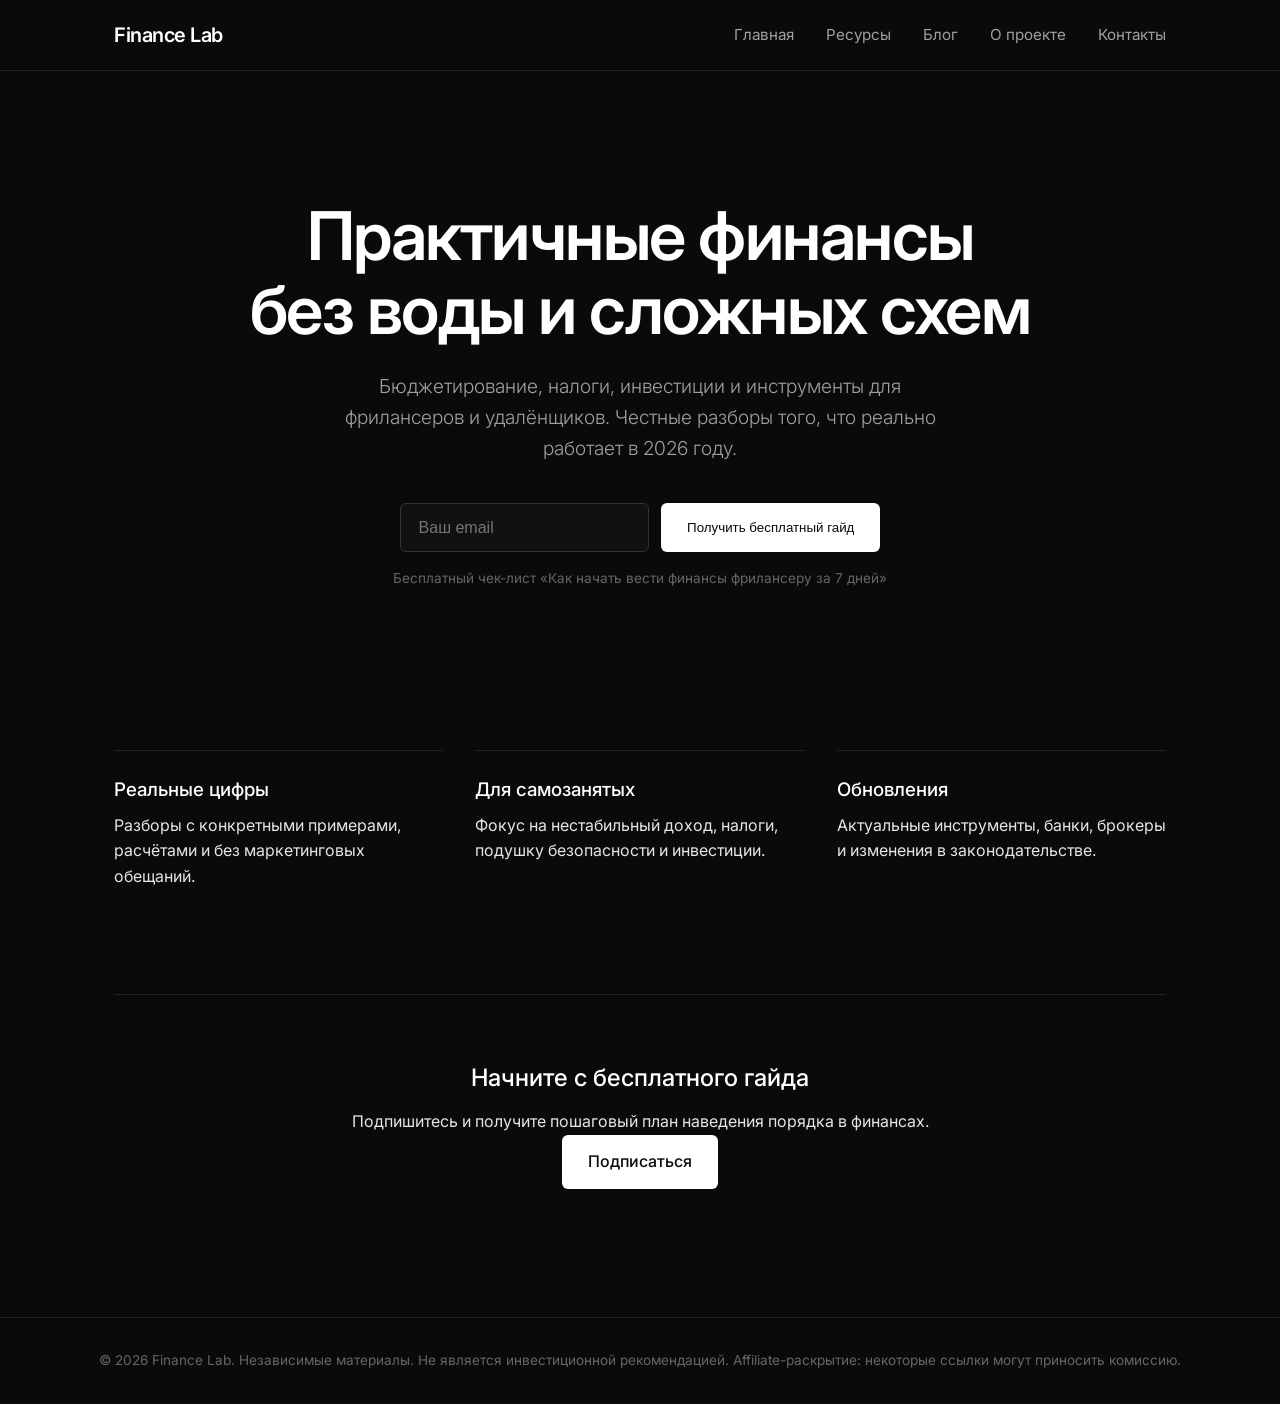
<file: index.html>
<!DOCTYPE html>
<html lang="ru">
<head>
  <meta charset="UTF-8">
  <meta name="viewport" content="width=device-width, initial-scale=1.0">
  <title>Finance Lab — Практичные финансы для фрилансеров и удалёнщиков</title>
  <link rel="stylesheet" href="style.css">
  <link rel="preconnect" href="https://fonts.googleapis.com">
  <link href="https://fonts.googleapis.com/css2?family=Inter:wght@300;400;500;600;700&display=swap" rel="stylesheet">
</head>
<body>
  <header>
    <nav>
      <a href="index.html" class="logo">Finance Lab</a>
      <ul>
        <li><a href="index.html">Главная</a></li>
        <li><a href="resources.html">Ресурсы</a></li>
        <li><a href="blog.html">Блог</a></li>
        <li><a href="about.html">О проекте</a></li>
        <li><a href="contact.html">Контакты</a></li>
      </ul>
    </nav>
  </header>

  <main>
    <section class="hero">
      <h1>Практичные финансы<br>без воды и сложных схем</h1>
      <p class="subtitle">Бюджетирование, налоги, инвестиции и инструменты для фрилансеров и удалёнщиков. Честные разборы того, что реально работает в 2026 году.</p>
      <form class="email-form" action="#" method="post">
        <input type="email" placeholder="Ваш email" required>
        <button type="submit">Получить бесплатный гайд</button>
      </form>
      <p class="form-note">Бесплатный чек-лист «Как начать вести финансы фрилансеру за 7 дней»</p>
    </section>

    <section class="features">
      <div class="feature">
        <h3>Реальные цифры</h3>
        <p>Разборы с конкретными примерами, расчётами и без маркетинговых обещаний.</p>
      </div>
      <div class="feature">
        <h3>Для самозанятых</h3>
        <p>Фокус на нестабильный доход, налоги, подушку безопасности и инвестиции.</p>
      </div>
      <div class="feature">
        <h3>Обновления</h3>
        <p>Актуальные инструменты, банки, брокеры и изменения в законодательстве.</p>
      </div>
    </section>

    <section class="cta-block">
      <h2>Начните с бесплатного гайда</h2>
      <p>Подпишитесь и получите пошаговый план наведения порядка в финансах.</p>
      <a href="contact.html" class="btn">Подписаться</a>
    </section>
  </main>

  <footer>
    <p>© 2026 Finance Lab. Независимые материалы. Не является инвестиционной рекомендацией. Affiliate-раскрытие: некоторые ссылки могут приносить комиссию.</p>
  </footer>
</body>
</html>
</file>
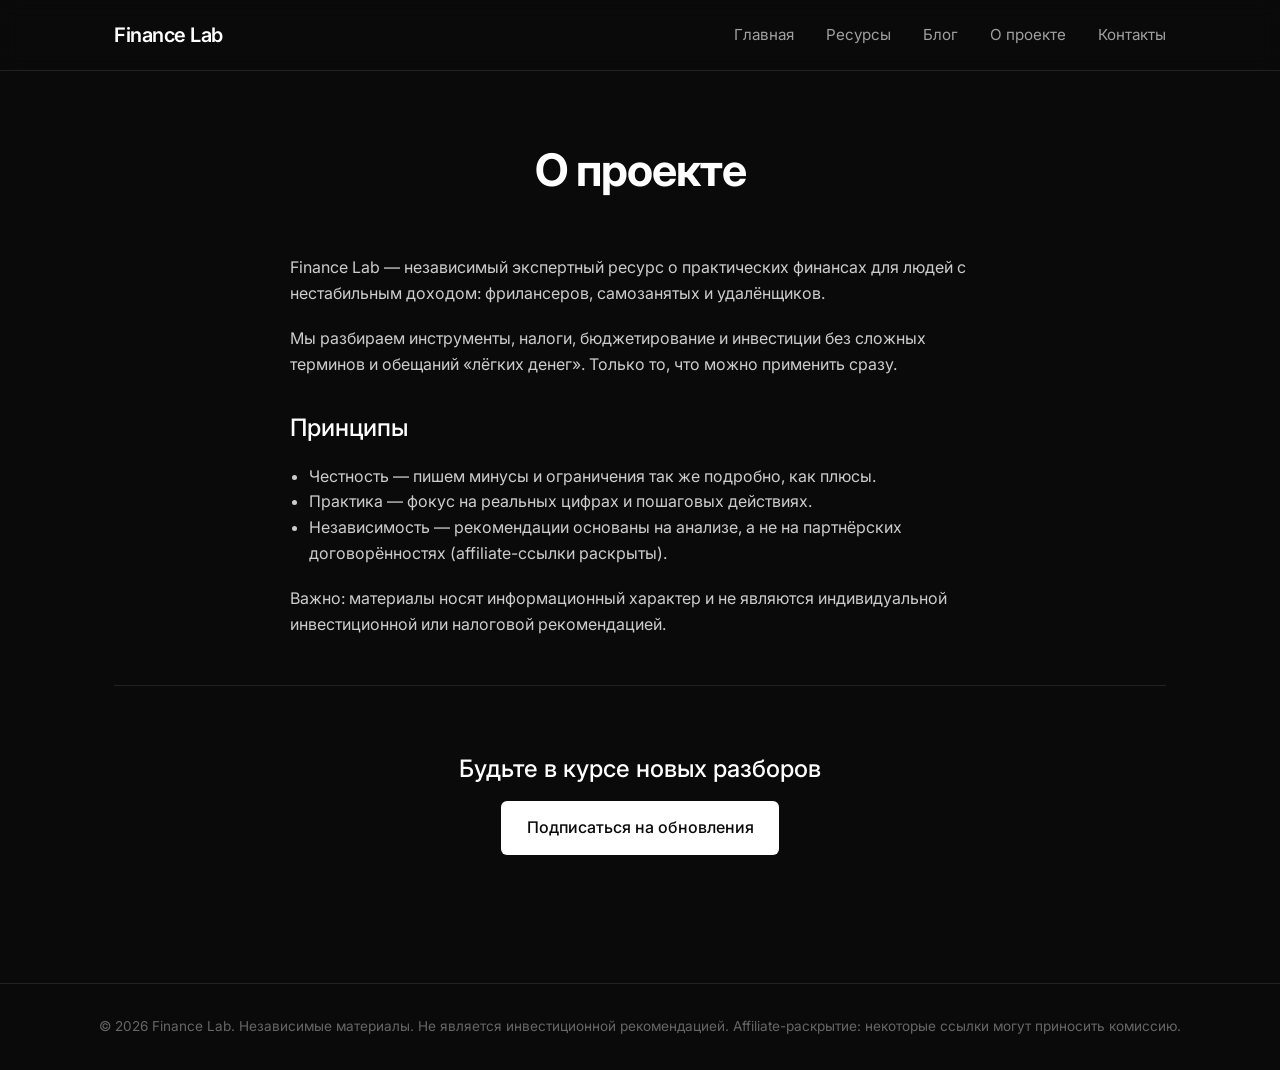
<file: about.html>
<!DOCTYPE html>
<html lang="ru">
<head>
  <meta charset="UTF-8">
  <meta name="viewport" content="width=device-width, initial-scale=1.0">
  <title>О проекте — Finance Lab</title>
  <link rel="stylesheet" href="style.css">
  <link href="https://fonts.googleapis.com/css2?family=Inter:wght@300;400;500;600;700&display=swap" rel="stylesheet">
</head>
<body>
  <header>
    <nav>
      <a href="index.html" class="logo">Finance Lab</a>
      <ul>
        <li><a href="index.html">Главная</a></li>
        <li><a href="resources.html">Ресурсы</a></li>
        <li><a href="blog.html">Блог</a></li>
        <li><a href="about.html">О проекте</a></li>
        <li><a href="contact.html">Контакты</a></li>
      </ul>
    </nav>
  </header>

  <main>
    <section class="page-header">
      <h1>О проекте</h1>
    </section>

    <section class="about-content">
      <p>Finance Lab — независимый экспертный ресурс о практических финансах для людей с нестабильным доходом: фрилансеров, самозанятых и удалёнщиков.</p>
      
      <p>Мы разбираем инструменты, налоги, бюджетирование и инвестиции без сложных терминов и обещаний «лёгких денег». Только то, что можно применить сразу.</p>

      <h2>Принципы</h2>
      <ul>
        <li>Честность — пишем минусы и ограничения так же подробно, как плюсы.</li>
        <li>Практика — фокус на реальных цифрах и пошаговых действиях.</li>
        <li>Независимость — рекомендации основаны на анализе, а не на партнёрских договорённостях (affiliate-ссылки раскрыты).</li>
      </ul>

      <p>Важно: материалы носят информационный характер и не являются индивидуальной инвестиционной или налоговой рекомендацией.</p>
    </section>

    <section class="cta-block">
      <h2>Будьте в курсе новых разборов</h2>
      <a href="contact.html" class="btn">Подписаться на обновления</a>
    </section>
  </main>

  <footer>
    <p>© 2026 Finance Lab. Независимые материалы. Не является инвестиционной рекомендацией. Affiliate-раскрытие: некоторые ссылки могут приносить комиссию.</p>
  </footer>
</body>
</html>
</file>
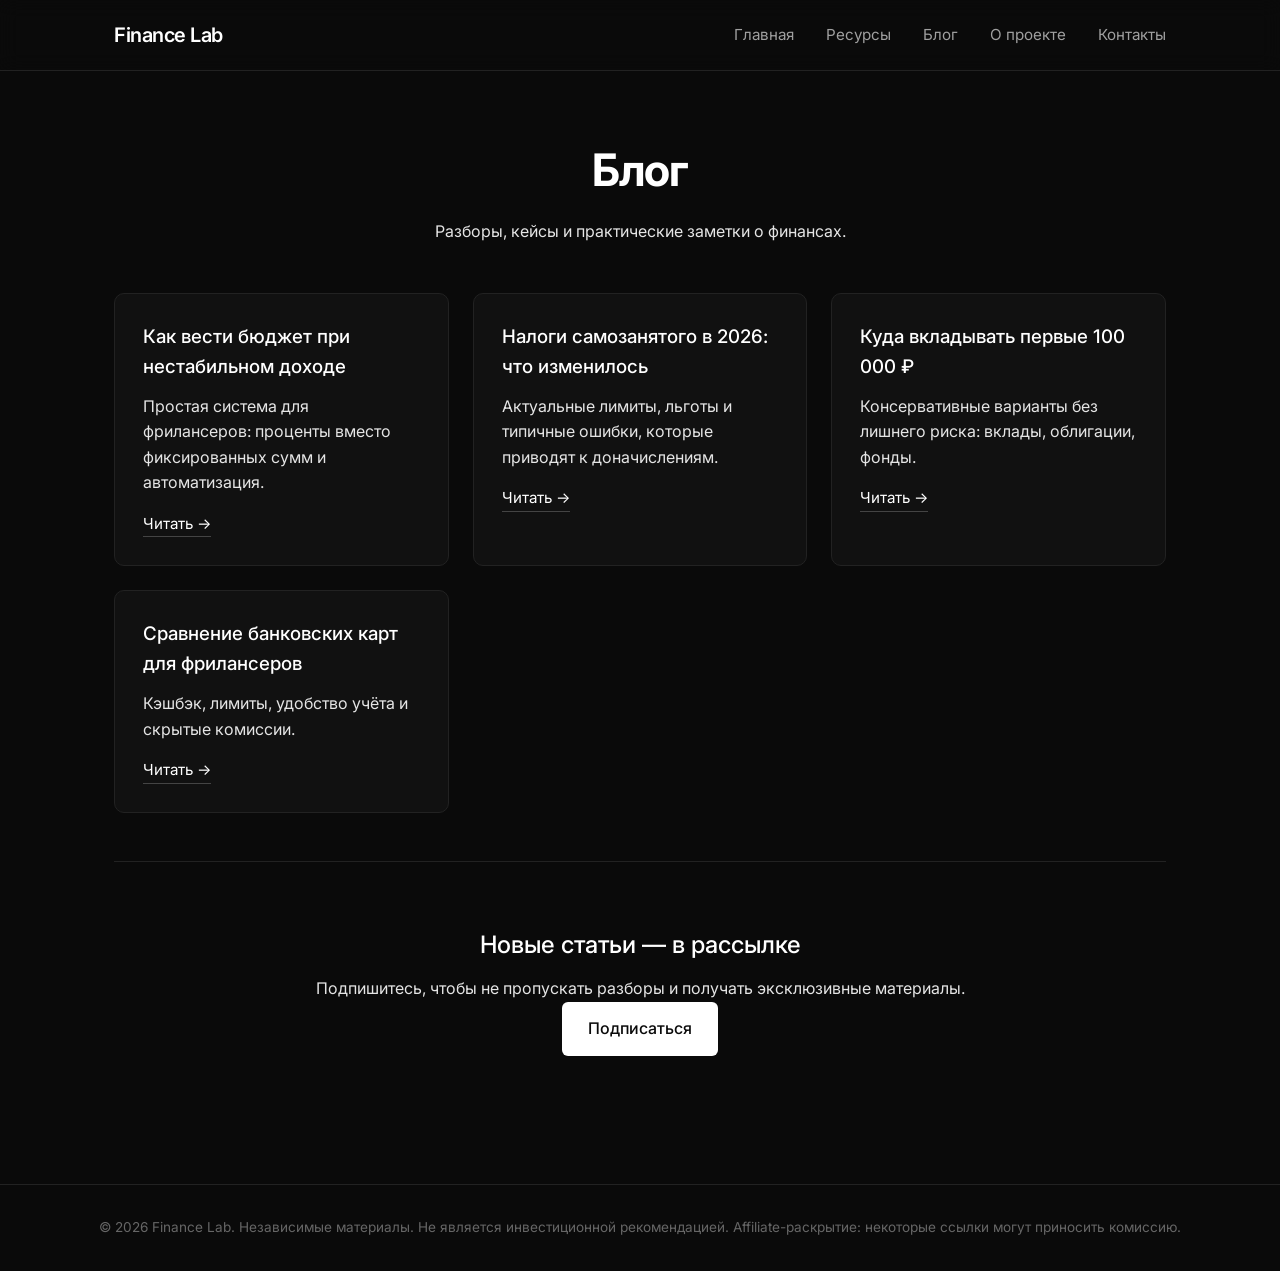
<file: blog.html>
<!DOCTYPE html>
<html lang="ru">
<head>
  <meta charset="UTF-8">
  <meta name="viewport" content="width=device-width, initial-scale=1.0">
  <title>Блог — Finance Lab</title>
  <link rel="stylesheet" href="style.css">
  <link href="https://fonts.googleapis.com/css2?family=Inter:wght@300;400;500;600;700&display=swap" rel="stylesheet">
</head>
<body>
  <header>
    <nav>
      <a href="index.html" class="logo">Finance Lab</a>
      <ul>
        <li><a href="index.html">Главная</a></li>
        <li><a href="resources.html">Ресурсы</a></li>
        <li><a href="blog.html">Блог</a></li>
        <li><a href="about.html">О проекте</a></li>
        <li><a href="contact.html">Контакты</a></li>
      </ul>
    </nav>
  </header>

  <main>
    <section class="page-header">
      <h1>Блог</h1>
      <p>Разборы, кейсы и практические заметки о финансах.</p>
    </section>

    <section class="resources-grid">
      <article class="card">
        <h3>Как вести бюджет при нестабильном доходе</h3>
        <p>Простая система для фрилансеров: проценты вместо фиксированных сумм и автоматизация.</p>
        <a href="#" class="card-link">Читать →</a>
      </article>
      <article class="card">
        <h3>Налоги самозанятого в 2026: что изменилось</h3>
        <p>Актуальные лимиты, льготы и типичные ошибки, которые приводят к доначислениям.</p>
        <a href="#" class="card-link">Читать →</a>
      </article>
      <article class="card">
        <h3>Куда вкладывать первые 100 000 ₽</h3>
        <p>Консервативные варианты без лишнего риска: вклады, облигации, фонды.</p>
        <a href="#" class="card-link">Читать →</a>
      </article>
      <article class="card">
        <h3>Сравнение банковских карт для фрилансеров</h3>
        <p>Кэшбэк, лимиты, удобство учёта и скрытые комиссии.</p>
        <a href="#" class="card-link">Читать →</a>
      </article>
    </section>

    <section class="cta-block">
      <h2>Новые статьи — в рассылке</h2>
      <p>Подпишитесь, чтобы не пропускать разборы и получать эксклюзивные материалы.</p>
      <a href="contact.html" class="btn">Подписаться</a>
    </section>
  </main>

  <footer>
    <p>© 2026 Finance Lab. Независимые материалы. Не является инвестиционной рекомендацией. Affiliate-раскрытие: некоторые ссылки могут приносить комиссию.</p>
  </footer>
</body>
</html>
</file>
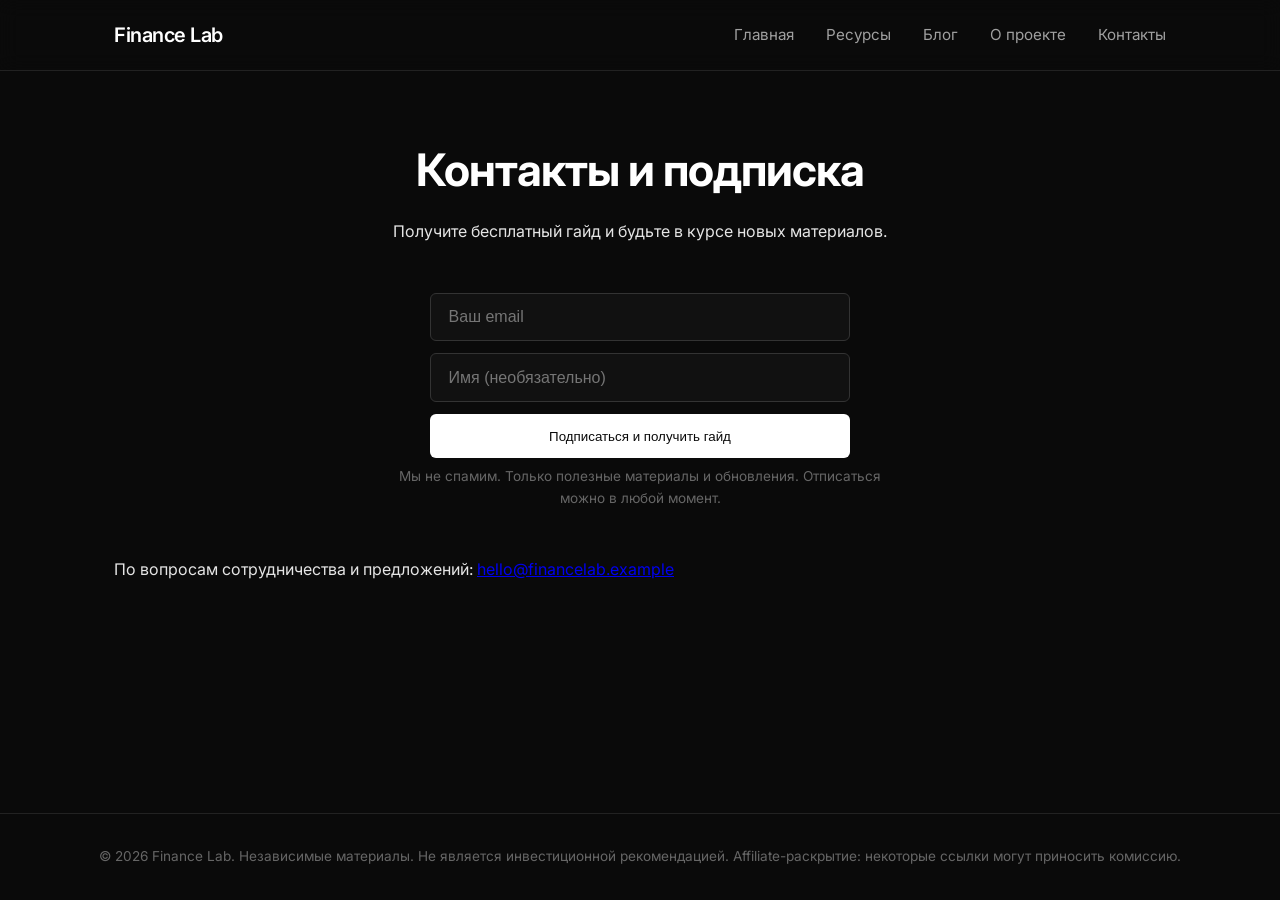
<file: contact.html>
<!DOCTYPE html>
<html lang="ru">
<head>
  <meta charset="UTF-8">
  <meta name="viewport" content="width=device-width, initial-scale=1.0">
  <title>Контакты — Finance Lab</title>
  <link rel="stylesheet" href="style.css">
  <link href="https://fonts.googleapis.com/css2?family=Inter:wght@300;400;500;600;700&display=swap" rel="stylesheet">
</head>
<body>
  <header>
    <nav>
      <a href="index.html" class="logo">Finance Lab</a>
      <ul>
        <li><a href="index.html">Главная</a></li>
        <li><a href="resources.html">Ресурсы</a></li>
        <li><a href="blog.html">Блог</a></li>
        <li><a href="about.html">О проекте</a></li>
        <li><a href="contact.html">Контакты</a></li>
      </ul>
    </nav>
  </header>

  <main>
    <section class="page-header">
      <h1>Контакты и подписка</h1>
      <p>Получите бесплатный гайд и будьте в курсе новых материалов.</p>
    </section>

    <section class="contact-form-section">
      <form class="email-form large" action="#" method="post">
        <input type="email" placeholder="Ваш email" required>
        <input type="text" placeholder="Имя (необязательно)">
        <button type="submit">Подписаться и получить гайд</button>
      </form>
      <p class="form-note">Мы не спамим. Только полезные материалы и обновления. Отписаться можно в любой момент.</p>
    </section>

    <section class="contact-info">
      <p>По вопросам сотрудничества и предложений: <a href="mailto:hello@financelab.example">hello@financelab.example</a></p>
    </section>
  </main>

  <footer>
    <p>© 2026 Finance Lab. Независимые материалы. Не является инвестиционной рекомендацией. Affiliate-раскрытие: некоторые ссылки могут приносить комиссию.</p>
  </footer>
</body>
</html>
</file>
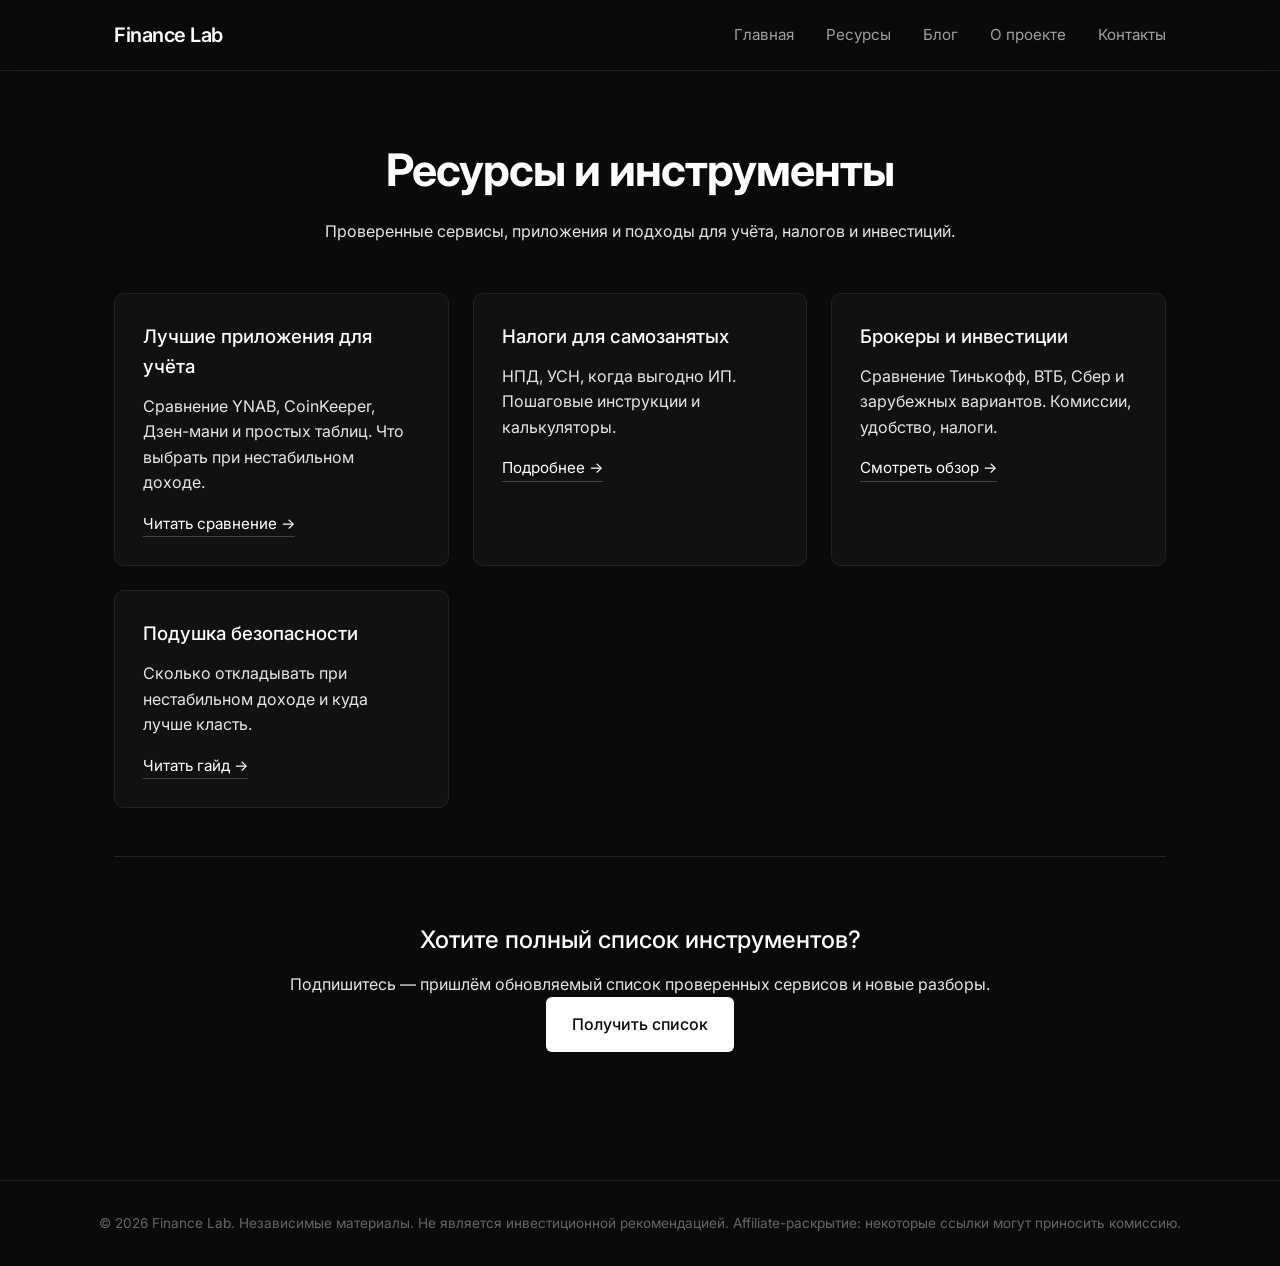
<file: resources.html>
<!DOCTYPE html>
<html lang="ru">
<head>
  <meta charset="UTF-8">
  <meta name="viewport" content="width=device-width, initial-scale=1.0">
  <title>Ресурсы — Finance Lab</title>
  <link rel="stylesheet" href="style.css">
  <link href="https://fonts.googleapis.com/css2?family=Inter:wght@300;400;500;600;700&display=swap" rel="stylesheet">
</head>
<body>
  <header>
    <nav>
      <a href="index.html" class="logo">Finance Lab</a>
      <ul>
        <li><a href="index.html">Главная</a></li>
        <li><a href="resources.html">Ресурсы</a></li>
        <li><a href="blog.html">Блог</a></li>
        <li><a href="about.html">О проекте</a></li>
        <li><a href="contact.html">Контакты</a></li>
      </ul>
    </nav>
  </header>

  <main>
    <section class="page-header">
      <h1>Ресурсы и инструменты</h1>
      <p>Проверенные сервисы, приложения и подходы для учёта, налогов и инвестиций.</p>
    </section>

    <section class="resources-grid">
      <article class="card">
        <h3>Лучшие приложения для учёта</h3>
        <p>Сравнение YNAB, CoinKeeper, Дзен-мани и простых таблиц. Что выбрать при нестабильном доходе.</p>
        <a href="#" class="card-link">Читать сравнение →</a>
      </article>
      <article class="card">
        <h3>Налоги для самозанятых</h3>
        <p>НПД, УСН, когда выгодно ИП. Пошаговые инструкции и калькуляторы.</p>
        <a href="#" class="card-link">Подробнее →</a>
      </article>
      <article class="card">
        <h3>Брокеры и инвестиции</h3>
        <p>Сравнение Тинькофф, ВТБ, Сбер и зарубежных вариантов. Комиссии, удобство, налоги.</p>
        <a href="#" class="card-link">Смотреть обзор →</a>
      </article>
      <article class="card">
        <h3>Подушка безопасности</h3>
        <p>Сколько откладывать при нестабильном доходе и куда лучше класть.</p>
        <a href="#" class="card-link">Читать гайд →</a>
      </article>
    </section>

    <section class="cta-block">
      <h2>Хотите полный список инструментов?</h2>
      <p>Подпишитесь — пришлём обновляемый список проверенных сервисов и новые разборы.</p>
      <a href="contact.html" class="btn">Получить список</a>
    </section>
  </main>

  <footer>
    <p>© 2026 Finance Lab. Независимые материалы. Не является инвестиционной рекомендацией. Affiliate-раскрытие: некоторые ссылки могут приносить комиссию.</p>
  </footer>
</body>
</html>
</file>
<file: style.css>
* {
  margin: 0;
  padding: 0;
  box-sizing: border-box;
}

body {
  font-family: 'Inter', -apple-system, BlinkMacSystemFont, sans-serif;
  background-color: #0a0a0a;
  color: #e5e5e5;
  line-height: 1.6;
  min-height: 100vh;
  display: flex;
  flex-direction: column;
}

header {
  border-bottom: 1px solid #222;
  padding: 1.2rem 0;
  position: sticky;
  top: 0;
  background: rgba(10, 10, 10, 0.9);
  backdrop-filter: blur(10px);
  z-index: 100;
}

nav {
  max-width: 1100px;
  margin: 0 auto;
  padding: 0 1.5rem;
  display: flex;
  justify-content: space-between;
  align-items: center;
}

.logo {
  font-weight: 600;
  font-size: 1.25rem;
  color: #fff;
  text-decoration: none;
  letter-spacing: -0.5px;
}

nav ul {
  display: flex;
  list-style: none;
  gap: 2rem;
}

nav a {
  color: #a0a0a0;
  text-decoration: none;
  font-size: 0.95rem;
  transition: color 0.2s;
}

nav a:hover {
  color: #fff;
}

main {
  flex: 1;
  max-width: 1100px;
  margin: 0 auto;
  padding: 4rem 1.5rem;
  width: 100%;
}

.hero {
  text-align: center;
  padding: 4rem 0 5rem;
}

.hero h1 {
  font-size: clamp(2.5rem, 6vw, 4.2rem);
  font-weight: 600;
  letter-spacing: -1.5px;
  line-height: 1.1;
  margin-bottom: 1.5rem;
  color: #fff;
}

.subtitle {
  font-size: 1.2rem;
  color: #a0a0a0;
  max-width: 620px;
  margin: 0 auto 2.5rem;
  font-weight: 300;
}

.email-form {
  display: flex;
  gap: 0.75rem;
  max-width: 480px;
  margin: 0 auto 1rem;
  flex-wrap: wrap;
  justify-content: center;
}

.email-form.large {
  flex-direction: column;
  max-width: 420px;
  margin: 0 auto;
}

.email-form input {
  flex: 1;
  min-width: 200px;
  padding: 0.9rem 1.1rem;
  border: 1px solid #333;
  background: #111;
  color: #fff;
  border-radius: 6px;
  font-size: 1rem;
  outline: none;
}

.email-form input:focus {
  border-color: #555;
}

.email-form button,
.btn {
  padding: 0.9rem 1.6rem;
  background: #fff;
  color: #0a0a0a;
  border: none;
  border-radius: 6px;
  font-weight: 500;
  cursor: pointer;
  text-decoration: none;
  display: inline-block;
  transition: transform 0.15s, background 0.15s;
}

.email-form button:hover,
.btn:hover {
  transform: translateY(-1px);
  background: #f0f0f0;
}

.form-note {
  font-size: 0.85rem;
  color: #666;
  margin-top: 0.5rem;
}

.features {
  display: grid;
  grid-template-columns: repeat(auto-fit, minmax(260px, 1fr));
  gap: 2rem;
  margin: 5rem 0;
}

.feature {
  padding: 1.5rem 0;
  border-top: 1px solid #222;
}

.feature h3 {
  color: #fff;
  margin-bottom: 0.5rem;
  font-weight: 500;
}

.cta-block {
  text-align: center;
  padding: 4rem 1rem;
  border-top: 1px solid #222;
  margin-top: 3rem;
}

.cta-block h2 {
  color: #fff;
  margin-bottom: 0.75rem;
  font-weight: 500;
}

.page-header {
  text-align: center;
  margin-bottom: 3rem;
}

.page-header h1 {
  font-size: 2.8rem;
  color: #fff;
  letter-spacing: -1px;
  margin-bottom: 0.75rem;
}

.resources-grid {
  display: grid;
  grid-template-columns: repeat(auto-fit, minmax(280px, 1fr));
  gap: 1.5rem;
  margin-bottom: 3rem;
}

.card {
  background: #111;
  border: 1px solid #222;
  border-radius: 10px;
  padding: 1.75rem;
  transition: border-color 0.2s;
}

.card:hover {
  border-color: #444;
}

.card h3 {
  color: #fff;
  margin-bottom: 0.75rem;
  font-weight: 500;
}

.card-link {
  color: #fff;
  text-decoration: none;
  font-size: 0.95rem;
  display: inline-block;
  margin-top: 1rem;
  border-bottom: 1px solid #444;
}

.about-content {
  max-width: 700px;
  margin: 0 auto;
}

.about-content p,
.about-content ul {
  margin-bottom: 1.25rem;
  color: #ccc;
}

.about-content h2 {
  color: #fff;
  margin: 2rem 0 1rem;
  font-weight: 500;
}

.about-content ul {
  padding-left: 1.2rem;
}

.contact-form-section {
  max-width: 500px;
  margin: 0 auto 3rem;
  text-align: center;
}

footer {
  border-top: 1px solid #222;
  padding: 2rem 1.5rem;
  text-align: center;
  color: #666;
  font-size: 0.85rem;
}

@media (max-width: 640px) {
  nav ul {
    gap: 1.2rem;
  }
  .hero {
    padding: 3rem 0;
  }
  .email-form {
    flex-direction: column;
  }
  .email-form input {
    min-width: 100%;
  }
}
</file>
